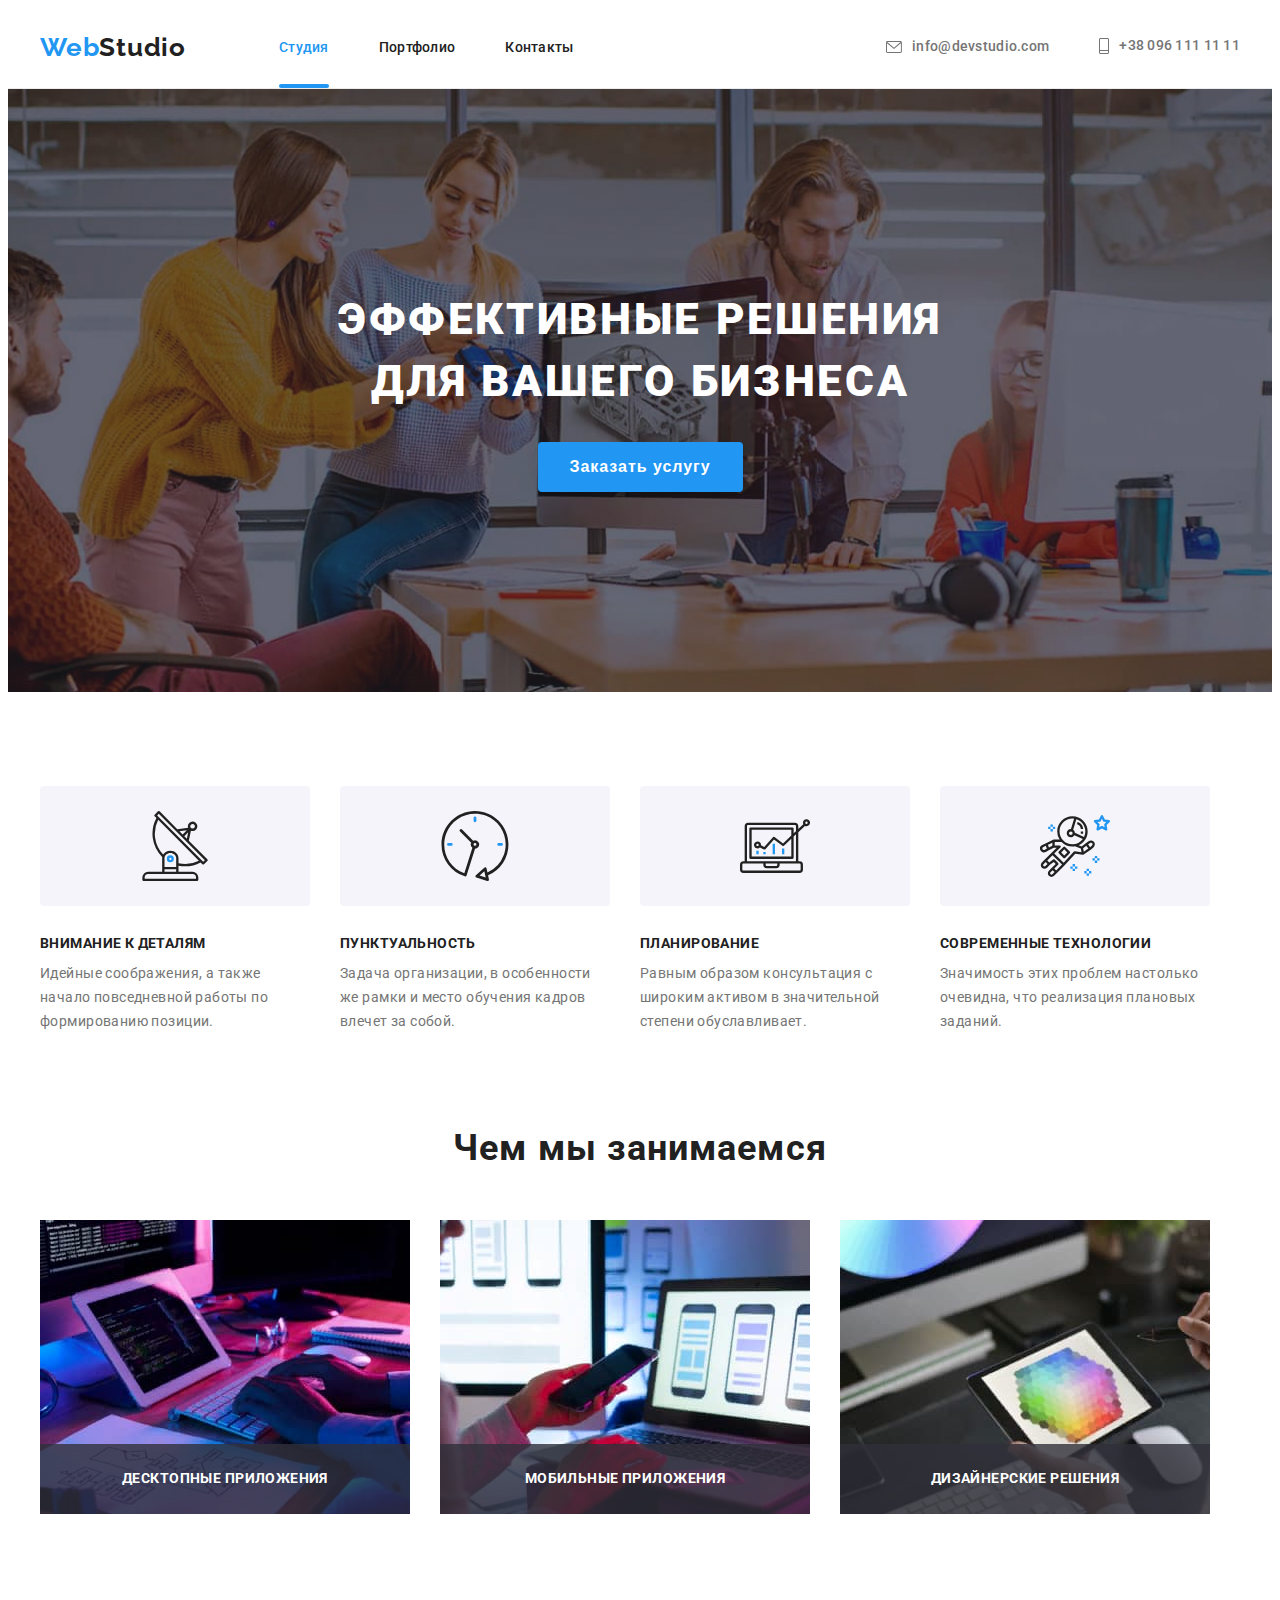
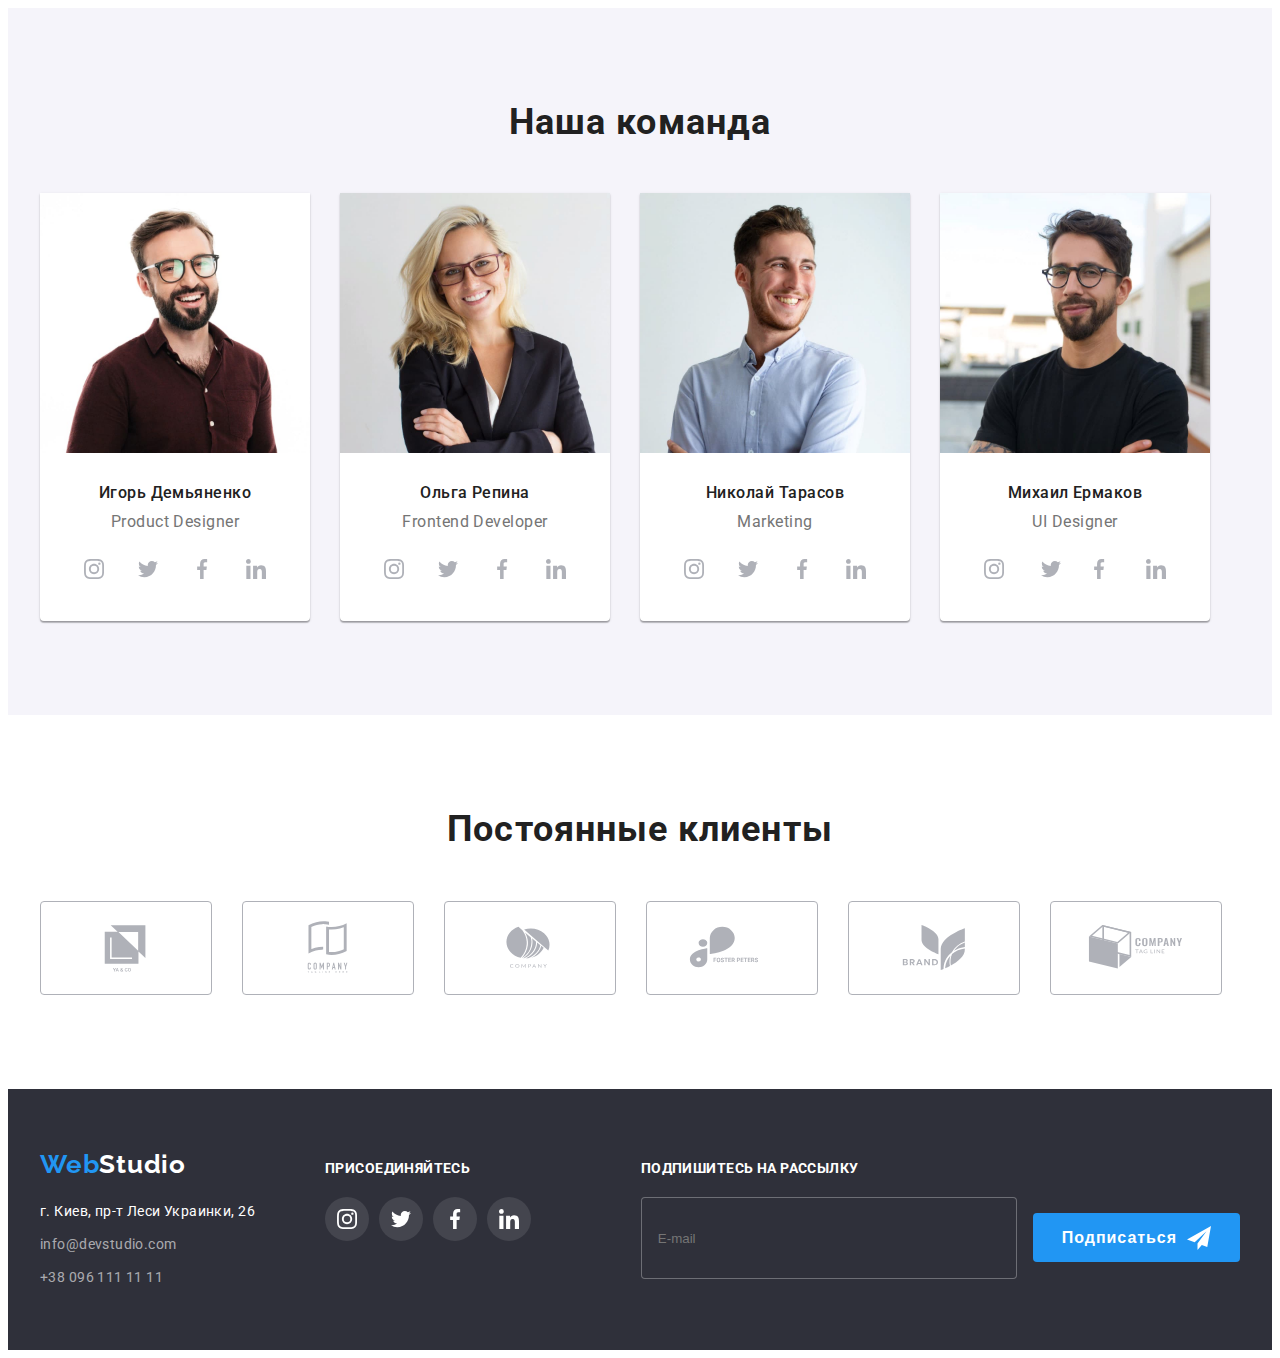
<file: index.html>
<!DOCTYPE html>
<html lang="ru">
  <head>
    <meta charset="UTF-8" />
    <meta http-equiv="X-UA-Compatible" content="IE=edge" />
    <meta name="viewport" content="width=device-width, initial-scale=1.0" />
    <title>my first work</title>
    <link rel="preconnect" href="https://fonts.googleapis.com" />
    <link rel="preconnect" href="https://fonts.gstatic.com" crossorigin />
    <link
      href="https://fonts.googleapis.com/css2?family=Raleway:wght@700&family=Roboto:wght@400;500;700;900&display=swap"
      rel="stylesheet"
    />
    <link
      rel="stylesheet"
      href="https://cdnjs.cloudflare.com/ajax/libs/modern-normalize/1.1.0/modern-normalize.min.css"
      integrity="sha512-wpPYUAdjBVSE4KJnH1VR1HeZfpl1ub8YT/NKx4PuQ5NmX2tKuGu6U/JRp5y+Y8XG2tV+wKQpNHVUX03MfMFn9Q=="
      crossorigin="anonymous"
      referrerpolicy="no-referrer"
    />
    <link rel="stylesheet" href="css/main.min.css" />
  </head>

  <body>
    <!--✌️Шапка Страницы🤞-->
    <header class="main-header">
      <div class="conteiner conteiner__header">
        <a href="" class="logo"><span class="logo__text">Web</span>Studio</a>
        <nav class="main-nav">
          <ul class="main-nav__list">
            <li class="main-nav__item">
              <a
                href="./index.html"
                class="main-nav__link main-nav__link--after"
                ><span class="main-nav__text">Студия</span></a
              >
            </li>
            <li class="main-nav__item">
              <a href="./portfolio.html" class="main-nav__link">Портфолио</a>
            </li>
            <li class="main-nav__item">
              <a href="" class="main-nav__link">Контакты</a>
            </li>
          </ul>
        </nav>
        <div class="contacs-block">
          <ul class="contacs__list">
            <li class="contacs__item">
              <a href="mailto:info@devstudio.com" class="contacts__link">
                <svg width="16" height="12" class="contacts__icon">
                  <use
                    href="./images/symbol-defs.svg#icon-envelope-hover"
                  ></use>
                </svg>
                info@devstudio.com</a
              >
            </li>
            <li class="contacs__item">
              <a href="tell:+380961111111" class="contacts__link"
                ><svg width="10" height="16" class="contacts__icon">
                  <use href="./images/symbol-defs.svg#icon-Vector"></use></svg
                >+38 096 111 11 11</a
              >
            </li>
          </ul>
        </div>
      </div>
    </header>
    <main>
      <!--✌️Герой Страницы🤞-->
      <section class="section-hero">
        <div class="conteiner">
          <h1 class="section-hero__title">
            Эффективные решения для вашего бизнеса
          </h1>
          <button type="button" class="section-hero__button" data-modal-open>
            Заказать услугу
          </button>
        </div>
        <!--✌️MODAL Страницы🤞-->
        <div class="backdrop is-hidden" data-modal>
          <div class="modal">
            <button class="modal__button" data-modal-close>
              <svg width="18" height="18" class="modal__icon">
                <use href="./images/symbol-defs.svg#icon-close-black"></use>
              </svg>
            </button>
            <!--✌️MODAL FORM Страницы🤞-->
            <form class="form">
              <p class="form__title">Оставьте свои данные, мы вам перезвоним</p>
              <div class="form__group">
                <label for="use-name" class="form__label">Имя</label>
                <input
                  type="text"
                  name="use-name"
                  id="use-name"
                  class="form__input"
                />
                <svg width="18" height="18" class="form__icon">
                  <use href="./images/symbol-defs.svg#icon-person-black"></use>
                </svg>
              </div>
              <div class="form__group">
                <label for="telephone" class="form__label">Телефон</label>
                <input
                  type="tel"
                  name="telephone"
                  id="telephone"
                  class="form__input"
                />
                <svg width="18" height="18" class="form__icon">
                  <use href="./images/symbol-defs.svg#icon-phone-black"></use>
                </svg>
              </div>
              <div class="form__group">
                <label for="use-email" class="form__label">Почта</label>
                <input
                  type="email"
                  name="use-email"
                  id="use-email"
                  class="form__input"
                />
                <svg width="18" height="18" class="form__icon">
                  <use href="./images/symbol-defs.svg#icon-email-black"></use>
                </svg>
              </div>
              <div class="form__textarea">
                <label for="coments" class="form__label">Комментарий</label>
                <textarea
                  name="coments"
                  id="coments"
                  rows="10"
                  class="form__text"
                  placeholder="Введите текст"
                ></textarea>
              </div>
              <div class="form__check-box">
                <label class="form__text-egree">
                  <input type="checkbox" name="agree" class="form__chekbox" />
                  <span class="form__icon-block"></span>
                  <span>
                    Соглашаюсь с рассылкой и принимаю
                    <a href="" class="form__link">Условия договора</a>
                  </span>
                </label>
              </div>
              <button type="submit" class="form__button">Отправить</button>
            </form>
          </div>
        </div>
      </section>
      <!--✌️Характеристики Страницы🤞-->
      <section class="Specifications">
        <div class="conteiner">
          <h2 class="Specifications__is-hidden">спецификация</h2>
          <ul class="Specifications__list">
            <li class="Specifications__item">
              <div class="Specifications__icon">
                <svg width="70" height="70">
                  <use href="./images/symbol-defs.svg#icon-antenna-1"></use>
                </svg>
              </div>
              <h3 class="Specifications__title">Внимание к деталям</h3>
              <p class="Specifications__text">
                Идейные соображения, а также начало повседневной работы по
                формированию позиции.
              </p>
            </li>
            <li class="Specifications__item">
              <div class="Specifications__icon">
                <svg width="70" height="70">
                  <use href="./images/symbol-defs.svg#icon-clock-1"></use>
                </svg>
              </div>
              <h3 class="Specifications__title">Пунктуальность</h3>
              <p class="Specifications__text">
                Задача организации, в особенности же рамки и место обучения
                кадров влечет за собой.
              </p>
            </li>
            <li class="Specifications__item">
              <div class="Specifications__icon">
                <svg width="70" height="70">
                  <use href="./images/symbol-defs.svg#icon-diagram-1"></use>
                </svg>
              </div>
              <h3 class="Specifications__title">Планирование</h3>
              <p class="Specifications__text">
                Равным образом консультация с широким активом в значительной
                степени обуславливает.
              </p>
            </li>
            <li class="Specifications__item">
              <div class="Specifications__icon">
                <svg width="70" height="70">
                  <use href="./images/symbol-defs.svg#icon-astronaut-1"></use>
                </svg>
              </div>
              <h3 class="Specifications__title">Современные технологии</h3>
              <p class="Specifications__text">
                Значимость этих проблем настолько очевидна, что реализация
                плановых заданий.
              </p>
            </li>
          </ul>
        </div>
      </section>
      <!--✌️Страница Занятье🤞-->
      <section class="occupation">
        <div class="conteiner">
          <h2 class="occupation__title">Чем мы занимаемся</h2>
          <ul class="occupation__list">
            <li class="occupation__item">
              <div class="occupation__img-block">
                <img
                  src="images/planshetpalci.jpg"
                  alt="planshetpalci"
                  width="370"
                />
                <div class="occupation__img-title">
                  <p class="occupation__img-text">Десктопные приложения</p>
                </div>
              </div>
            </li>
            <li class="occupation__item">
              <div class="occupation__img-block">
                <img src="images/iphonenout.jpg" alt="iphonenout" width="370" />
                <div class="occupation__img-title">
                  <p class="occupation__img-text">Мобильные приложения</p>
                </div>
              </div>
            </li>
            <li class="occupation__item">
              <div class="occupation__img-block">
                <img src="images/planshet.jpg" alt="planshet" width="370" />
                <div class="occupation__img-title">
                  <p class="occupation__img-text">Дизайнерские решения</p>
                </div>
              </div>
            </li>
          </ul>
        </div>
      </section>
      <!--✌️Страница КОМАНДЫ🤞-->
      <section class="team">
        <div class="conteiner">
          <h2 class="team__title">Наша команда</h2>
          <ul class="team__list">
            <li class="team__item">
              <img src="images/igor.jpg" alt="photo igor" width="270" />
              <div class="team__person">
                <h3 class="team__person-name">Игорь Демьяненко</h3>
                <p class="team__person-profession">Product Designer</p>
                <ul class="team__list team__list--list">
                  <li class="team__block">
                    <a href="" class="team__link">
                      <svg width="20" height="20" class="team__icon">
                        <use
                          href="./images/symbol-defs.svg#icon-instagram-2"
                        ></use>
                      </svg>
                    </a>
                  </li>
                  <li class="team__block">
                    <a href="" class="team__link">
                      <svg width="20" height="20" class="team__icon">
                        <use
                          href="./images/symbol-defs.svg#icon-twitter-1"
                        ></use>
                      </svg>
                    </a>
                  </li>
                  <li class="team__block">
                    <a href="" class="team__link">
                      <svg width="20" height="20" class="team__icon">
                        <use
                          href="./images/symbol-defs.svg#icon-facebook-1"
                        ></use>
                      </svg>
                    </a>
                  </li>
                  <li class="team__block">
                    <a href="" class="team__link">
                      <svg width="20" height="20" class="team__icon">
                        <use
                          href="./images/symbol-defs.svg#icon-linkedin-1"
                        ></use>
                      </svg>
                    </a>
                  </li>
                </ul>
              </div>
            </li>
            <li class="team__item">
              <img src="images/olga.jpg" alt="photo olga" width="270" />
              <div class="team__person">
                <h3 class="team__person-name">Ольга Репина</h3>
                <p class="team__person-profession">Frontend Developer</p>
                <ul class="team__list team__list--list">
                  <li class="team__block">
                    <a href="" class="team__link">
                      <svg width="20" height="20" class="team__icon">
                        <use
                          href="./images/symbol-defs.svg#icon-instagram-2"
                        ></use>
                      </svg>
                    </a>
                  </li>
                  <li class="team__block">
                    <a href="" class="team__link">
                      <svg width="20" height="20" class="team__icon">
                        <use
                          href="./images/symbol-defs.svg#icon-twitter-1"
                        ></use>
                      </svg>
                    </a>
                  </li>
                  <li class="team__block">
                    <a href="" class="team__link">
                      <svg width="20" height="20" class="team__icon">
                        <use
                          href="./images/symbol-defs.svg#icon-facebook-1"
                        ></use>
                      </svg>
                    </a>
                  </li>
                  <li class="team__block">
                    <a href="" class="team__link">
                      <svg width="20" height="20" class="team__icon">
                        <use
                          href="./images/symbol-defs.svg#icon-linkedin-1"
                        ></use>
                      </svg>
                    </a>
                  </li>
                </ul>
              </div>
            </li>
            <li class="team__item">
              <img src="images/nikolai.jpg" alt="photo nikolai" width="270" />
              <div class="team__person">
                <h3 class="team__person-name">Николай Тарасов</h3>
                <p class="team__person-profession">Marketing</p>
                <ul class="team__list team__list--list">
                  <li class="team__block">
                    <a href="" class="team__link">
                      <svg width="20" height="20" class="team__icon">
                        <use
                          href="./images/symbol-defs.svg#icon-instagram-2"
                        ></use>
                      </svg>
                    </a>
                  </li>
                  <li class="team__block">
                    <a href="" class="team__link">
                      <svg width="20" height="20" class="team__icon">
                        <use
                          href="./images/symbol-defs.svg#icon-twitter-1"
                        ></use>
                      </svg>
                    </a>
                  </li>
                  <li class="team__block">
                    <a href="" class="team__link">
                      <svg width="20" height="20" class="team__icon">
                        <use
                          href="./images/symbol-defs.svg#icon-facebook-1"
                        ></use>
                      </svg>
                    </a>
                  </li>
                  <li class="team__block">
                    <a href="" class="team__link">
                      <svg width="20" height="20" class="team__icon">
                        <use
                          href="./images/symbol-defs.svg#icon-linkedin-1"
                        ></use>
                      </svg>
                    </a>
                  </li>
                </ul>
              </div>
            </li>
            <li class="team__item">
              <img src="images/mixail.jpg" alt="photo mixail" width="270" />
              <div class="team__person">
                <h3 class="team__person-name">Михаил Ермаков</h3>
                <p class="team__person-profession">UI Designer</p>
                <ul class="team__list team__list--list">
                  <li class="team__block">
                    <a href="" class="team__link">
                      <svg width="20" height="20" class="team__icon">
                        <use
                          href="./images/symbol-defs.svg#icon-instagram-2"
                        ></use>
                      </svg>
                    </a>
                  </li>
                  <li class="team_block">
                    <a href="" class="team__link">
                      <svg width="20" height="20" class="team__icon">
                        <use
                          href="./images/symbol-defs.svg#icon-twitter-1"
                        ></use>
                      </svg>
                    </a>
                  </li>
                  <li class="team__block">
                    <a href="" class="team__link">
                      <svg width="20" height="20" class="team__icon">
                        <use
                          href="./images/symbol-defs.svg#icon-facebook-1"
                        ></use>
                      </svg>
                    </a>
                  </li>
                  <li class="team__block">
                    <a href="" class="team__link">
                      <svg width="20" height="20" class="team__icon">
                        <use
                          href="./images/symbol-defs.svg#icon-linkedin-1"
                        ></use>
                      </svg>
                    </a>
                  </li>
                </ul>
              </div>
            </li>
          </ul>
        </div>
      </section>
      <!--✌️страница КЛИЕНТЫ🤞-->
      <section class="customers">
        <div class="conteiner">
          <h2 class="customers__title">Постоянные клиенты</h2>
          <ul class="customers__list">
            <li class="customers__item">
              <a href="" class="customers__link"
                ><svg width="106" height="60" class="customers__icon">
                  <use href="./images/symbol-defs.svg#icon-yaco"></use></svg
              ></a>
            </li>
            <li class="customers__item">
              <a href="" class="customers__link"
                ><svg width="106" height="60" class="customers__icon">
                  <use href="./images/symbol-defs.svg#icon-company"></use></svg
              ></a>
            </li>
            <li class="customers__item">
              <a href="" class="customers__link"
                ><svg width="106" height="60" class="customers__icon">
                  <use
                    href="./images/symbol-defs.svg#icon-companykrug"
                  ></use></svg
              ></a>
            </li>
            <li class="customers__item">
              <a href="" class="customers__link"
                ><svg width="106" height="60" class="customers__icon">
                  <use href="./images/symbol-defs.svg#icon-foster"></use></svg
              ></a>
            </li>
            <li class="customers__item">
              <a href="" class="customers__link"
                ><svg width="106" height="60" class="customers__icon">
                  <use href="./images/symbol-defs.svg#icon-brand"></use></svg
              ></a>
            </li>
            <li class="customers__item">
              <a href="" class="customers__link"
                ><svg width="106" height="60" class="customers__icon">
                  <use
                    href="./images/symbol-defs.svg#icon-companytag"
                  ></use></svg
              ></a>
            </li>
          </ul>
        </div>
      </section>
    </main>
    <!--✌️Нижняя часть страницы🤞-->
    <footer class="footer__page">
      <div class="conteiner conteiner__block">
        <div class="footer__block">
          <a href="" class="footer__logo">Web<span>Studio</span></a>
          <address>
            <p class="footer__text">г. Киев, пр-т Леси Украинки, 26</p>
            <ul>
              <li class="footer__item">
                <a href="mailto:info@devstudio.com" class="footer__link"
                  >info@devstudio.com</a
                >
              </li>
              <li class="footer__item">
                <a href="tell:+380961111111" class="footer__link"
                  >+38 096 111 11 11</a
                >
              </li>
            </ul>
          </address>
        </div>
        <div>
          <p class="footer__title">присоединяйтесь</p>
          <ul class="footer-icon__list">
            <li class="footer-icon__item">
              <a href="" class="footer-icon__link">
                <svg width="20" height="20" class="footer-icon__icon">
                  <use href="./images/symbol-defs.svg#icon-instagram-2"></use>
                </svg>
              </a>
            </li>
            <li class="footer-icon__item">
              <a href="" class="footer-icon__link">
                <svg width="20" height="20" class="footer-icon__icon">
                  <use href="./images/symbol-defs.svg#icon-twitter-1"></use>
                </svg>
              </a>
            </li>
            <li class="footer-icon__item">
              <a href="" class="footer-icon__link">
                <svg width="20" height="20" class="footer-icon__icon">
                  <use href="./images/symbol-defs.svg#icon-facebook-1"></use>
                </svg>
              </a>
            </li>
            <li class="footer-icon__item">
              <a href="" class="footer-icon__link">
                <svg width="20" height="20" class="footer-icon__icon">
                  <use href="./images/symbol-defs.svg#icon-linkedin-1"></use>
                </svg>
              </a>
            </li>
          </ul>
        </div>
        <form class="slogan">
          <p class="slogan__title">Подпишитесь на рассылку</p>
          <input
            type="email"
            class="slogan__input"
            placeholder="E-mail"
            name="E-mail"
          />
          <button type="submit" class="slogan__btn">
            Подписаться
            <svg width="24" height="24" class="slogan__icon">
              <use href="./images/symbol-defs.svg#icon-icon-send"></use>
            </svg>
          </button>
        </form>
      </div>
    </footer>
    <script src="./js/modal.js"></script>
  </body>
</html>
</file>
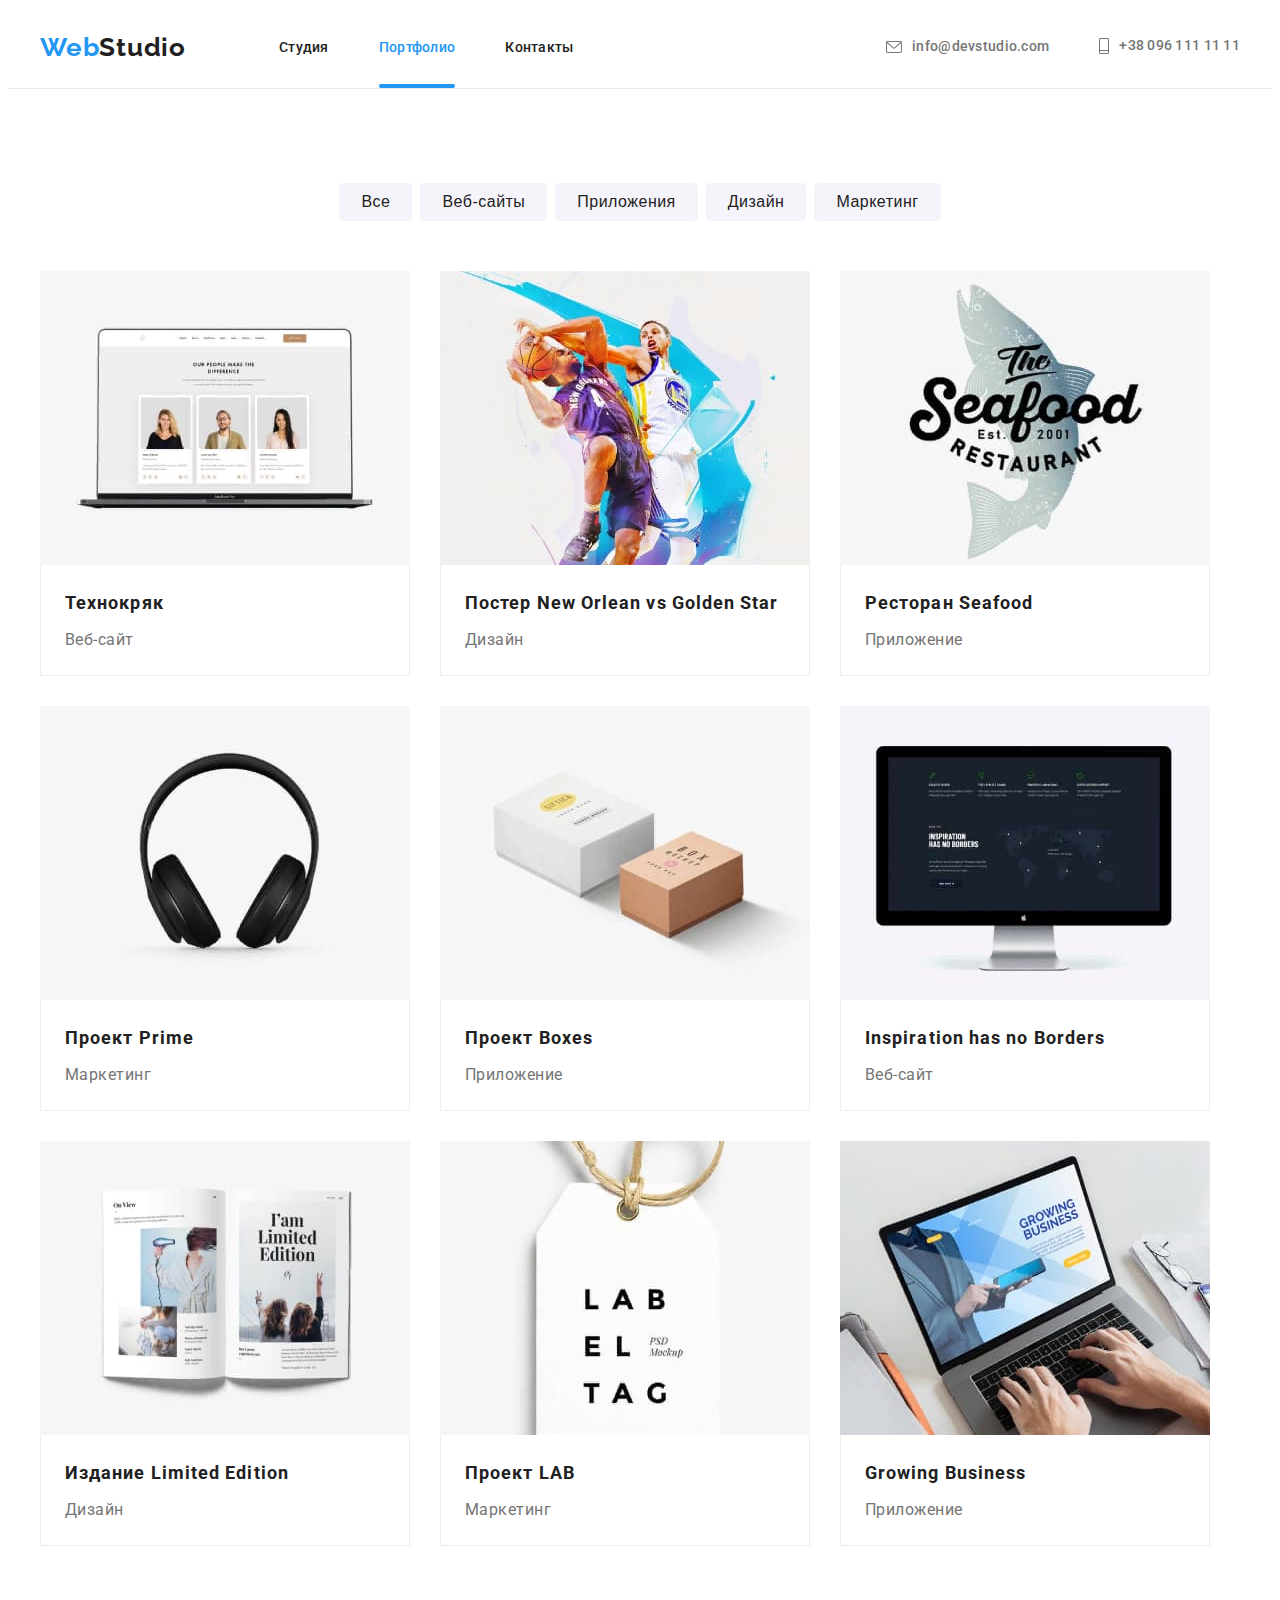
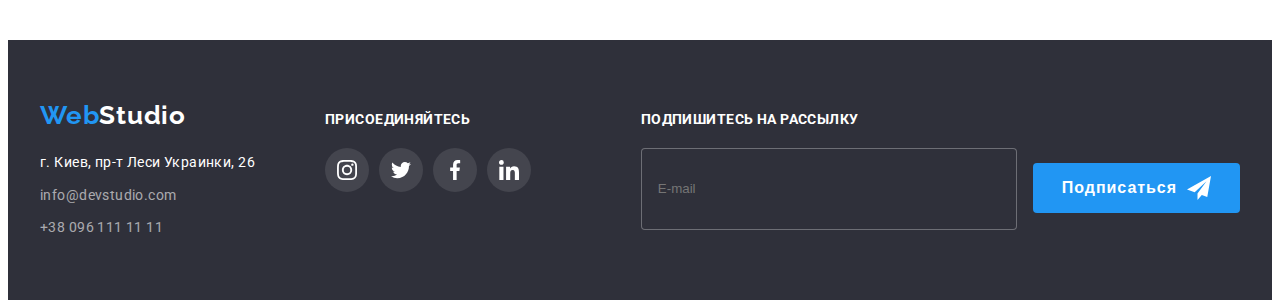
<file: portfolio.html>
<!DOCTYPE html>
<html lang="ru">
  <head>
    <meta charset="UTF-8" />
    <meta http-equiv="X-UA-Compatible" content="IE=edge" />
    <meta name="viewport" content="width=device-width, initial-scale=1.0" />
    <title>Портфолио</title>
    <link rel="preconnect" href="https://fonts.googleapis.com" />
    <link rel="preconnect" href="https://fonts.gstatic.com" crossorigin />
    <link
      href="https://fonts.googleapis.com/css2?family=Raleway:wght@700&family=Roboto:wght@400;500;700;900&display=swap"
      rel="stylesheet"
    />
    <link
      rel="stylesheet"
      href="https://cdnjs.cloudflare.com/ajax/libs/modern-normalize/1.1.0/modern-normalize.min.css"
      integrity="sha512-wpPYUAdjBVSE4KJnH1VR1HeZfpl1ub8YT/NKx4PuQ5NmX2tKuGu6U/JRp5y+Y8XG2tV+wKQpNHVUX03MfMFn9Q=="
      crossorigin="anonymous"
      referrerpolicy="no-referrer"
    />

    <link rel="stylesheet" href="css/main.min.css" />
  </head>
  <body>
    <!--✌️Шапка Страницы🤞-->
    <header class="main-header">
      <div class="conteiner conteiner__header">
        <a href="" class="logo"><span class="logo__text">Web</span>Studio</a>
        <nav class="main-nav">
          <ul class="main-nav__list">
            <li class="main-nav__item">
              <a href="./index.html" class="main-nav__link">Студия</a>
            </li>
            <li class="main-nav__item">
              <a
                href="./portfolio.html"
                class="main-nav__link main-nav__link--after"
                ><span class="main-nav__text">Портфолио</span></a
              >
            </li>
            <li class="main-nav__item">
              <a href="" class="main-nav__link">Контакты</a>
            </li>
          </ul>
        </nav>

        <div class="contacs-block">
          <ul class="contacs__list">
            <li class="contacs__item">
              <a href="mailto:info@devstudio.com" class="contacts__link">
                <svg width="16" height="12" class="contacts__icon">
                  <use
                    href="./images/symbol-defs.svg#icon-envelope-hover"
                  ></use>
                </svg>
                info@devstudio.com</a
              >
            </li>
            <li class="contacs__item">
              <a href="tell:+380961111111" class="contacts__link"
                ><svg width="10" height="16" class="contacts__icon">
                  <use href="./images/symbol-defs.svg#icon-Vector"></use></svg
                >+38 096 111 11 11</a
              >
            </li>
          </ul>
        </div>
      </div>
    </header>
    <main>
      <!--✌️Кнопки Страницы🤞-->
      <section class="products">
        <div class="conteiner">
          <h1 class="products__is-hidden">buttons</h1>
          <ul class="products__list">
            <li class="products__item">
              <button type="button" class="products__buttons">Все</button>
            </li>
            <li class="products__item">
              <button type="button" class="products__buttons">Веб-сайты</button>
            </li>
            <li class="products__item">
              <button type="button" class="products__buttons">
                Приложения
              </button>
            </li>
            <li class="products__item">
              <button type="button" class="products__buttons">Дизайн</button>
            </li>
            <li class="products__item">
              <button type="button" class="products__buttons">Маркетинг</button>
            </li>
          </ul>
          <!--✌️ПЕРЕЧЕНЬ продукта Страницы🤞-->

          <ul class="cards">
            <li class="cards__item">
              <a href="" class="cards__link">
                <div class="cards__block">
                  <img
                    src="./images/img/noutbuk.jpg"
                    alt="noutbuk"
                    width="370"
                  />
                  <div class="cards__hover">
                    <p class="cards__text">
                      Технокряк это современная площадка распространения
                      коронавируса. Компании используют эту платформу для
                      цифрового шпионажа и атак на защищённые сервера
                      конкурентов.
                    </p>
                  </div>
                </div>
                <div class="product">
                  <h2 class="product__name">Технокряк</h2>
                  <p class="product__text">Веб-сайт</p>
                </div>
              </a>
            </li>
            <li class="cards__item">
              <a href="" class="cards__link">
                <div class="cards__block">
                  <img
                    src="./images/img/basketbol.jpg"
                    alt="basketbol"
                    width="370"
                  />
                  <div class="cards__hover">
                    <p class="cards__text">
                      Технокряк это современная площадка распространения
                      коронавируса. Компании используют эту платформу для
                      цифрового шпионажа и атак на защищённые сервера
                      конкурентов.
                    </p>
                  </div>
                </div>
                <div class="product">
                  <h2 class="product__name">
                    Постер New Orlean vs Golden Star
                  </h2>
                  <p class="product__text">Дизайн</p>
                </div>
              </a>
            </li>
            <li class="cards__item">
              <a href="" class="cards__link">
                <div class="cards__block">
                  <img
                    src="./images/img/restoran.jpg"
                    alt="restoran"
                    width="370"
                  />
                  <div class="cards__hover">
                    <p class="cards__text">
                      Технокряк это современная площадка распространения
                      коронавируса. Компании используют эту платформу для
                      цифрового шпионажа и атак на защищённые сервера
                      конкурентов.
                    </p>
                  </div>
                </div>
                <div class="product">
                  <h2 class="product__name">Ресторан Seafood</h2>
                  <p class="product__text">Приложение</p>
                </div>
              </a>
            </li>
            <li class="cards__item">
              <a href="" class="cards__link">
                <div class="cards__block">
                  <img
                    src="./images/img/naushniki.jpg"
                    alt="naushniki"
                    width="370"
                  />
                  <div class="cards__hover">
                    <p class="cards__text">
                      Технокряк это современная площадка распространения
                      коронавируса. Компании используют эту платформу для
                      цифрового шпионажа и атак на защищённые сервера
                      конкурентов.
                    </p>
                  </div>
                </div>
                <div class="product">
                  <h2 class="product__name">Проект Prime</h2>
                  <p class="product__text">Маркетинг</p>
                </div>
              </a>
            </li>
            <li class="cards__item">
              <a href="" class="cards__link">
                <div class="cards__block">
                  <img
                    src="./images/img/korobki.jpg"
                    alt="korobki"
                    width="370"
                  />
                  <div class="cards__hover">
                    <p class="cards__text">
                      Технокряк это современная площадка распространения
                      коронавируса. Компании используют эту платформу для
                      цифрового шпионажа и атак на защищённые сервера
                      конкурентов.
                    </p>
                  </div>
                </div>
                <div class="product">
                  <h2 class="product__name">Проект Boxes</h2>
                  <p class="product__text">Приложение</p>
                </div>
              </a>
            </li>
            <li class="cards__item">
              <a href="" class="cards__link">
                <div class="cards__block">
                  <img
                    src="./images/img/monitor.jpg"
                    alt="monitor"
                    width="370"
                  />
                  <div class="cards__hover">
                    <p class="cards__text">
                      Технокряк это современная площадка распространения
                      коронавируса. Компании используют эту платформу для
                      цифрового шпионажа и атак на защищённые сервера
                      конкурентов.
                    </p>
                  </div>
                </div>
                <div class="product">
                  <h2 class="product__name">Inspiration has no Borders</h2>
                  <p class="product__text">Веб-сайт</p>
                </div>
              </a>
            </li>
            <li class="cards__item">
              <a href="" class="cards__link">
                <div class="cards__block">
                  <img src="./images/img/gazeta.jpg" alt="gazeta" width="370" />
                  <div class="cards__hover">
                    <p class="cards__text">
                      Технокряк это современная площадка распространения
                      коронавируса. Компании используют эту платформу для
                      цифрового шпионажа и атак на защищённые сервера
                      конкурентов.
                    </p>
                  </div>
                </div>
                <div class="product">
                  <h2 class="product__name">Издание Limited Edition</h2>
                  <p class="product__text">Дизайн</p>
                </div>
              </a>
            </li>
            <li class="cards__item">
              <a href="" class="cards__link">
                <div class="cards__block">
                  <img src="./images/img/birka.jpg" alt="birka" width="370" />
                  <div class="cards__hover">
                    <p class="cards__text">
                      Технокряк это современная площадка распространения
                      коронавируса. Компании используют эту платформу для
                      цифрового шпионажа и атак на защищённые сервера
                      конкурентов.
                    </p>
                  </div>
                </div>
                <div class="product">
                  <h2 class="product__name">Проект LAB</h2>
                  <p class="product__text">Маркетинг</p>
                </div>
              </a>
            </li>
            <li class="cards__item">
              <a href="" class="cards__link">
                <div class="cards__block">
                  <img
                    src="./images/img/noutbukruki.jpg"
                    alt="noutbukruki"
                    width="370"
                  />
                  <div class="cards__hover">
                    <p class="cards__text">
                      Технокряк это современная площадка распространения
                      коронавируса. Компании используют эту платформу для
                      цифрового шпионажа и атак на защищённые сервера
                      конкурентов.
                    </p>
                  </div>
                </div>
                <div class="product">
                  <h2 class="product__name">Growing Business</h2>
                  <p class="product__text">Приложение</p>
                </div>
              </a>
            </li>
          </ul>
        </div>
      </section>
    </main>
    <!--✌️Нижняя часть страницы🤞-->
    <footer class="footer__page">
      <div class="conteiner conteiner__block">
        <div class="footer__block">
          <a href="" class="footer__logo">Web<span>Studio</span></a>
          <address>
            <p class="footer__text">г. Киев, пр-т Леси Украинки, 26</p>
            <ul>
              <li class="footer__item">
                <a href="mailto:info@devstudio.com" class="footer__link"
                  >info@devstudio.com</a
                >
              </li>
              <li class="footer__item">
                <a href="tell:+380961111111" class="footer__link"
                  >+38 096 111 11 11</a
                >
              </li>
            </ul>
          </address>
        </div>
        <div>
          <p class="footer__title">присоединяйтесь</p>
          <ul class="footer-icon__list">
            <li class="footer-icon__item">
              <a href="" class="footer-icon__link">
                <svg width="20" height="20" class="footer-icon__icon">
                  <use href="./images/symbol-defs.svg#icon-instagram-2"></use>
                </svg>
              </a>
            </li>
            <li class="footer-icon__item">
              <a href="" class="footer-icon__link">
                <svg width="20" height="20" class="footer-icon__icon">
                  <use href="./images/symbol-defs.svg#icon-twitter-1"></use>
                </svg>
              </a>
            </li>
            <li class="footer-icon__item">
              <a href="" class="footer-icon__link">
                <svg width="20" height="20" class="footer-icon__icon">
                  <use href="./images/symbol-defs.svg#icon-facebook-1"></use>
                </svg>
              </a>
            </li>
            <li class="footer-icon__item">
              <a href="" class="footer-icon__link">
                <svg width="20" height="20" class="footer-icon__icon">
                  <use href="./images/symbol-defs.svg#icon-linkedin-1"></use>
                </svg>
              </a>
            </li>
          </ul>
        </div>
        <form class="slogan">
          <p class="slogan__title">Подпишитесь на рассылку</p>
          <input
            type="email"
            class="slogan__input"
            placeholder="E-mail"
            name="E-mail"
          />
          <button type="submit" class="slogan__btn">
            Подписаться
            <svg width="24" height="24" class="slogan__icon">
              <use href="./images/symbol-defs.svg#icon-icon-send"></use>
            </svg>
          </button>
        </form>
      </div>
    </footer>
    <script src="./js/modal.js"></script>
  </body>
</html>
</file>
<file: css/main.min.css>
body{font-family:"Roboto", sans-serif;color:#757575;background-color:#fff}a{text-decoration:none}h2,h3{color:#212121}h1,h2,h3,h4,h5,h6,p,ul{margin:0}ul{list-style:none;padding:0}img{display:block}.conteiner{width:1200px;margin-left:auto;margin-right:auto;padding-left:15px;padding-right:15px}.main-header{border-bottom:1px solid #ececec}.conteiner__header{display:-webkit-box;display:-ms-flexbox;display:flex;-webkit-box-align:center;-ms-flex-align:center;align-items:center}.logo{font-style:normal;font-family:Raleway;font-weight:700;font-size:26px;line-height:1.2;letter-spacing:0.03em;color:#212121;margin-right:93px}.logo__text{color:#2196f3}.main-nav{-webkit-box-align:center;-ms-flex-align:center;align-items:center}.main-nav__item:not(:last-child){margin-right:50px}.main-nav__list{display:-webkit-box;display:-ms-flexbox;display:flex}.main-nav__link{position:relative;padding-bottom:32px;padding-top:32px;display:inline-block;font-style:normal;font-weight:500;font-size:14px;line-height:1.14;letter-spacing:0.02em;color:#212121;-webkit-transition:color 250ms cubic-bezier(0.4, 0, 0.2, 1);transition:color 250ms cubic-bezier(0.4, 0, 0.2, 1)}.main-nav__link:hover,.main-nav__link:focus{color:#2196f3}.main-nav__link--after:after{content:"";position:absolute;bottom:0;left:0;width:100%;height:4px;border-radius:2px;background-color:#2196f3}.main-nav__text{color:#2196f3}.contacs-block{margin-left:auto}.contacs__list{display:-webkit-box;display:-ms-flexbox;display:flex}.contacs__item:not(:last-child){margin-right:50px}.contacts__link{-webkit-box-align:center;-ms-flex-align:center;align-items:center;display:-webkit-inline-box;display:-ms-inline-flexbox;display:inline-flex;font-style:normal;font-weight:500;font-size:14px;line-height:1.14;letter-spacing:0.02em;color:#757575;fill:#757575;-webkit-transition:color 250ms cubic-bezier(0.4, 0, 0.2, 1),fill 250ms cubic-bezier(0.4, 0, 0.2, 1);transition:color 250ms cubic-bezier(0.4, 0, 0.2, 1),fill 250ms cubic-bezier(0.4, 0, 0.2, 1)}.contacts__link:hover,.contacts__link:focus{color:#2196f3;fill:#2196f3}.contacts__icon{margin-right:10px}.section-hero{position:relative;max-width:1600px;margin-left:auto;margin-right:auto;background-position:center;background-repeat:no-repeat;background-size:cover;background-image:-webkit-gradient(linear, left top, right top, from(rgba(47,48,58,0.4)), to(rgba(47,48,58,0.4))),url(../images/sobranie.jpg);background-image:linear-gradient(to right, rgba(47,48,58,0.4), rgba(47,48,58,0.4)),url(../images/sobranie.jpg);padding-top:200px;padding-bottom:200px;text-align:center;background-color:#2f303a}.section-hero__title{width:696px;font-style:normal;font-weight:900;font-size:44px;line-height:1.4;text-align:center;letter-spacing:0.06em;text-transform:uppercase;color:#fff;margin-bottom:30px;margin-left:auto;margin-right:auto}.section-hero__button{display:inline-block;-webkit-box-shadow:0px 4px 4px rgba(0,0,0,0.15);box-shadow:0px 4px 4px rgba(0,0,0,0.15);border-radius:4px;border-style:none;background-color:#2196f3;font-weight:700;font-size:16px;line-height:1.87;-webkit-box-align:center;-ms-flex-align:center;align-items:center;text-align:center;letter-spacing:0.06em;padding:10px 32px;color:#fff;cursor:pointer}.section-hero__button:hover,.section-hero__button:focus{background-color:#188ce8}.backdrop{position:fixed;top:0;left:0;width:100%;height:100%;background:rgba(0,0,0,0.2);z-index:1;opacity:1;-webkit-transition:opacity 250ms cubic-bezier(0.4, 0, 0.2, 1);transition:opacity 250ms cubic-bezier(0.4, 0, 0.2, 1)}.backdrop.is-hidden{opacity:0;pointer-events:none}.modal{position:absolute;top:50%;left:50%;-webkit-transform:translate(-50%, -50%);transform:translate(-50%, -50%);width:528px;height:581px;background:#fff;-webkit-box-shadow:0px 1px 3px rgba(0,0,0,0.12),0px 1px 1px rgba(0,0,0,0.14),0px 2px 1px rgba(0,0,0,0.2);box-shadow:0px 1px 3px rgba(0,0,0,0.12),0px 1px 1px rgba(0,0,0,0.14),0px 2px 1px rgba(0,0,0,0.2);border-radius:4px}.modal__button{position:absolute;display:-webkit-inline-box;display:-ms-inline-flexbox;display:inline-flex;-webkit-box-pack:center;-ms-flex-pack:center;justify-content:center;-webkit-box-align:center;-ms-flex-align:center;align-items:center;top:0;right:0;width:30px;height:30px;border-radius:50%;margin-right:8px;margin-top:8px;background:#fff;border:1px solid rgba(0,0,0,0.1)}.modal__button:hover,.modal__button:focus{fill:#2196f3}.modal__icon{position:absolute;-webkit-transition:fill 250ms cubic-bezier(0.4, 0, 0.2, 1);transition:fill 250ms cubic-bezier(0.4, 0, 0.2, 1)}.form{padding:40px;margin-left:auto;margin-right:auto}.form__title{display:inline-block;margin-bottom:12px;font-weight:700;font-size:20px;line-height:1.15;text-align:center;letter-spacing:0.03em;color:#212121}.form__group{display:-webkit-box;display:-ms-flexbox;display:flex;-webkit-box-orient:vertical;-webkit-box-direction:normal;-ms-flex-direction:column;flex-direction:column;margin-bottom:10px;position:relative}.form__label{height:14px;width:25px;font-size:12px;line-height:1.16;letter-spacing:0.01em;color:#757575;margin-bottom:4px}.form__input{height:40px;border:1px solid rgba(33,33,33,0.2);border-radius:4px;padding:12px 0 12px 42px;-webkit-transition:border 250ms cubic-bezier(0.4, 0, 0.2, 1);transition:border 250ms cubic-bezier(0.4, 0, 0.2, 1)}.form__input:focus{outline:none;border:1px solid #2196f3}.form__icon{position:absolute;display:inline-block;top:70%;-webkit-transform:translateY(-70%);transform:translateY(-70%);left:15px;-webkit-transition:fill 250ms cubic-bezier(0.4, 0, 0.2, 1);transition:fill 250ms cubic-bezier(0.4, 0, 0.2, 1)}.form__input:focus+.form__icon{fill:#2196f3}.form__textarea{display:-webkit-box;display:-ms-flexbox;display:flex;-webkit-box-orient:vertical;-webkit-box-direction:normal;-ms-flex-direction:column;flex-direction:column;margin-bottom:20px}.form__text{resize:none;width:100%;height:120px;border:1px solid rgba(33,33,33,0.2);border-radius:4px;padding:12px 16px;-webkit-transition:border 250ms cubic-bezier(0.4, 0, 0.2, 1);transition:border 250ms cubic-bezier(0.4, 0, 0.2, 1)}.form__text:focus{outline:none;border:1px solid #2196f3}.form__text::-webkit-input-placeholder{font-size:14px;line-height:1.14;letter-spacing:0.01em;color:rgba(117,117,117,0.5)}.form__text:-ms-input-placeholder{font-size:14px;line-height:1.14;letter-spacing:0.01em;color:rgba(117,117,117,0.5)}.form__text::-ms-input-placeholder{font-size:14px;line-height:1.14;letter-spacing:0.01em;color:rgba(117,117,117,0.5)}.form__text::placeholder{font-size:14px;line-height:1.14;letter-spacing:0.01em;color:rgba(117,117,117,0.5)}.form__check-box{margin-bottom:30px}.form__text-egree{display:-webkit-inline-box;display:-ms-inline-flexbox;display:inline-flex;-webkit-box-align:center;-ms-flex-align:center;align-items:center;font-size:14px;line-height:1.71;letter-spacing:0.03em;color:#757575}.form__chekbox{position:absolute;width:1px;height:1px;margin:-1px;padding:0;overflow:hidden;border:0;clip:rect(0 0 0 0);text-align:center}.form__icon-block{display:inline-block;width:16px;height:15px;border:2px solid #212121;border-radius:2px;margin-right:7px}.form__chekbox:checked+.form__icon-block{border-color:#2196f3;background-color:#2196f3;background-image:url(../images/icon-check.svg);background-size:contain;background-origin:border-box}.form__link{text-decoration:underline;color:#2196f3}.form__button{display:inline-block;cursor:pointer;font-weight:700;font-size:16px;line-height:1.87;-webkit-box-align:center;-ms-flex-align:center;align-items:center;text-align:center;letter-spacing:0.06em;padding:10px 56px;border-radius:4px;border-style:none;color:#fff;background-color:#2196f3;-webkit-transition:background-color 250ms cubic-bezier(0.4, 0, 0.2, 1),-webkit-box-shadow 250ms cubic-bezier(0.4, 0, 0.2, 1);transition:background-color 250ms cubic-bezier(0.4, 0, 0.2, 1),-webkit-box-shadow 250ms cubic-bezier(0.4, 0, 0.2, 1);transition:background-color 250ms cubic-bezier(0.4, 0, 0.2, 1),box-shadow 250ms cubic-bezier(0.4, 0, 0.2, 1);transition:background-color 250ms cubic-bezier(0.4, 0, 0.2, 1),box-shadow 250ms cubic-bezier(0.4, 0, 0.2, 1),-webkit-box-shadow 250ms cubic-bezier(0.4, 0, 0.2, 1)}.form__button:hover,.form__button:focus{-webkit-box-shadow:0px 4px 4px rgba(0,0,0,0.15);box-shadow:0px 4px 4px rgba(0,0,0,0.15);background-color:#188ce8}.Specifications{padding-top:94px}.Specifications__is-hidden{position:absolute;width:1px;height:1px;margin:-1px;padding:0;overflow:hidden;border:0;clip:rect(0 0 0 0);text-align:center}.Specifications__list{display:-webkit-box;display:-ms-flexbox;display:flex}.Specifications__item{width:270px}.Specifications__item:not(:last-child){margin-right:30px}.Specifications__icon{display:-webkit-inline-box;display:-ms-inline-flexbox;display:inline-flex;-webkit-box-pack:center;-ms-flex-pack:center;justify-content:center;-webkit-box-align:center;-ms-flex-align:center;align-items:center;width:270px;height:120px;background-color:#f5f4fa;border-radius:4px;text-align:center;margin-bottom:30px}.Specifications__title{font-weight:700;font-size:14px;line-height:1.14;letter-spacing:0.03em;text-transform:uppercase;margin-bottom:10px}.Specifications__text{font-size:14px;line-height:1.71;letter-spacing:0.03em}.occupation{padding-top:94px;padding-bottom:94px}.occupation__title{font-weight:700;font-size:36px;line-height:1.16;text-align:center;letter-spacing:0.03em;margin-bottom:50px}.occupation__list{display:-webkit-box;display:-ms-flexbox;display:flex}.occupation__item:not(:last-child){margin-right:30px}.occupation__img-block{position:relative}.occupation__img-title{position:absolute;bottom:0;right:0;width:100%;background:rgba(47,48,58,0.8);padding-top:27px;padding-bottom:27px}.occupation__img-text{font-weight:700;font-size:14px;line-height:1.14;text-align:center;letter-spacing:0.03em;text-transform:uppercase;color:#fff}.team{background-color:#f5f4fa;padding-top:94px;padding-bottom:94px}.team__title{font-weight:700;font-size:36px;line-height:1.16;text-align:center;letter-spacing:0.03em;margin-bottom:50px}.team__list{display:-webkit-box;display:-ms-flexbox;display:flex}.team__list--list{display:-webkit-box;display:-ms-flexbox;display:flex;-webkit-box-pack:justify;-ms-flex-pack:justify;justify-content:space-between;-webkit-box-align:center;-ms-flex-align:center;align-items:center}.team__item{width:270px;-webkit-box-shadow:0px 1px 3px rgba(0,0,0,0.12),0px 1px 1px rgba(0,0,0,0.14),0px 2px 1px rgba(0,0,0,0.2);box-shadow:0px 1px 3px rgba(0,0,0,0.12),0px 1px 1px rgba(0,0,0,0.14),0px 2px 1px rgba(0,0,0,0.2);border-radius:0px 0px 4px 4px;background-color:#fff}.team__item:not(:last-child){margin-right:30px}.team__person{padding:30px 32px}.team__person-name{font-weight:500;font-size:16px;line-height:1.19;letter-spacing:0.03em;text-align:center;margin-bottom:10px;color:#212121}.team__person-profession{font-size:16px;line-height:1.19;letter-spacing:0.03em;text-align:center;margin-bottom:16px;color:#757575}.team__block:not(:last-child){margin-right:10px}.team__link{display:-webkit-inline-box;display:-ms-inline-flexbox;display:inline-flex;-webkit-box-pack:center;-ms-flex-pack:center;justify-content:center;-webkit-box-align:center;-ms-flex-align:center;align-items:center;width:44px;height:44px;border-radius:50%;-webkit-transition:background-color 250ms cubic-bezier(0.4, 0, 0.2, 1);transition:background-color 250ms cubic-bezier(0.4, 0, 0.2, 1)}.team__link:hover{background-color:#2196f3}.team__icon{fill:#afb1b8;-webkit-transition:fill 250ms cubic-bezier(0.4, 0, 0.2, 1);transition:fill 250ms cubic-bezier(0.4, 0, 0.2, 1)}.team__link:hover .team__icon{fill:#fff}.customers{padding-bottom:94px;padding-top:94px}.customers__title{font-weight:700;font-size:36px;line-height:1.16;text-align:center;letter-spacing:0.03em;margin-bottom:50px}.customers__list{display:-webkit-box;display:-ms-flexbox;display:flex}.customers__item{margin-right:30px}.customers__item:last-child{margin-right:0px}.customers__link{display:-webkit-inline-box;display:-ms-inline-flexbox;display:inline-flex;-webkit-box-pack:center;-ms-flex-pack:center;justify-content:center;-webkit-box-align:center;-ms-flex-align:center;align-items:center;width:170px;height:92px;border-radius:4px;border:1px solid #afb1b8;outline:none;-webkit-transition:border-color 250ms cubic-bezier(0.4, 0, 0.2, 1);transition:border-color 250ms cubic-bezier(0.4, 0, 0.2, 1)}.customers__link:hover{border-color:#2196f3}.customers__icon{fill:#afb1b8;-webkit-transition:fill 250ms cubic-bezier(0.4, 0, 0.2, 1);transition:fill 250ms cubic-bezier(0.4, 0, 0.2, 1)}.customers__link:hover .customers__icon{fill:#2196f3;border-color:#2196f3}.footer__page{padding-top:60px;padding-bottom:60px;background-color:#2f303a}.conteiner__block{display:-webkit-box;display:-ms-flexbox;display:flex;-webkit-box-align:baseline;-ms-flex-align:baseline;align-items:baseline}.footer__block{margin-right:70px}.footer__logo{display:inline-block;margin-bottom:20px;font-style:normal;font-family:Raleway;font-weight:700;font-size:26px;line-height:1.2;letter-spacing:0.03em;color:#2196f3}.footer__logo>span{color:#fff}.footer__text{font-style:normal;font-size:14px;line-height:1.7;letter-spacing:0.03em;color:#fff;margin-bottom:9px}.footer__item:not(:last-child){margin-bottom:9px}.footer__link{font-style:normal;font-size:14px;line-height:1.7;letter-spacing:0.03em;color:rgba(255,255,255,0.6);-webkit-transition:color 250ms cubic-bezier(0.4, 0, 0.2, 1);transition:color 250ms cubic-bezier(0.4, 0, 0.2, 1)}.footer__link:hover,.footer__link:focus{color:#757575}.footer__title{font-weight:700;font-size:14px;line-height:1.14;letter-spacing:0.03em;text-transform:uppercase;color:#fff;margin-bottom:20px}.footer-icon__list{display:-webkit-box;display:-ms-flexbox;display:flex}.footer-icon__item:not(:last-child){margin-right:10px}.footer-icon__link{display:-webkit-inline-box;display:-ms-inline-flexbox;display:inline-flex;-webkit-box-pack:center;-ms-flex-pack:center;justify-content:center;-webkit-box-align:center;-ms-flex-align:center;align-items:center;width:44px;height:44px;border-radius:50%;background-color:rgba(255,255,255,0.1);-webkit-transition:background-color 250ms cubic-bezier(0.4, 0, 0.2, 1);transition:background-color 250ms cubic-bezier(0.4, 0, 0.2, 1)}.footer-icon__link:hover,.footer-icon__link:focus{background-color:#2196f3}.footer-icon__icon{fill:#fff}.slogan{margin-left:auto}.slogan__title{font-weight:700;font-size:14px;line-height:1.14;letter-spacing:0.03em;text-transform:uppercase;color:#fff;margin-bottom:20px}.slogan__input{width:358px;height:50px;color:#fff;background-color:#2f303a;border-radius:4px;outline:none;border:1px solid rgba(255,255,255,0.3);margin-right:12px;padding:15px 0 15px 16px}.slogan__input:focus{-webkit-filter:drop-shadow(0px 4px 4px rgba(0,0,0,0.15));filter:drop-shadow(0px 4px 4px rgba(0,0,0,0.15));background-color:#2f303a}.slogan__btn{display:-webkit-inline-box;display:-ms-inline-flexbox;display:inline-flex;cursor:pointer;font-weight:700;font-size:16px;line-height:1.87;-webkit-box-align:center;-ms-flex-align:center;align-items:center;text-align:center;letter-spacing:0.06em;padding:10px 29px;border-radius:4px;border-style:none;color:#fff;background-color:#2196f3;-webkit-transition:background-color 250ms cubic-bezier(0.4, 0, 0.2, 1),-webkit-box-shadow 250ms cubic-bezier(0.4, 0, 0.2, 1);transition:background-color 250ms cubic-bezier(0.4, 0, 0.2, 1),-webkit-box-shadow 250ms cubic-bezier(0.4, 0, 0.2, 1);transition:background-color 250ms cubic-bezier(0.4, 0, 0.2, 1),box-shadow 250ms cubic-bezier(0.4, 0, 0.2, 1);transition:background-color 250ms cubic-bezier(0.4, 0, 0.2, 1),box-shadow 250ms cubic-bezier(0.4, 0, 0.2, 1),-webkit-box-shadow 250ms cubic-bezier(0.4, 0, 0.2, 1)}.slogan__btn:hover,.slogan__btn:focus{-webkit-box-shadow:0px 4px 4px rgba(0,0,0,0.15);box-shadow:0px 4px 4px rgba(0,0,0,0.15);background-color:#188ce8}.slogan__icon{fill:#fff;margin-left:10px}.products{padding-bottom:94px;padding-top:94px}.products__is-hidden{position:absolute;width:1px;height:1px;margin:-1px;padding:0;overflow:hidden;border:0;clip:rect(0 0 0 0);text-align:center}.products__list{display:-webkit-box;display:-ms-flexbox;display:flex;margin-bottom:50px;-webkit-box-pack:center;-ms-flex-pack:center;justify-content:center}.products__item:not(:last-child){margin-right:8px}.products__buttons{display:inline-block;font-weight:500;font-size:16px;line-height:1.62;text-align:center;letter-spacing:0.03em;border-radius:4px;color:#212121;background-color:#f5f4fa;cursor:pointer;padding:6px 22px;border-style:none;-webkit-transition:color 250ms cubic-bezier(0.4, 0, 0.2, 1),background-color 250ms cubic-bezier(0.4, 0, 0.2, 1),-webkit-box-shadow 250ms cubic-bezier(0.4, 0, 0.2, 1);transition:color 250ms cubic-bezier(0.4, 0, 0.2, 1),background-color 250ms cubic-bezier(0.4, 0, 0.2, 1),-webkit-box-shadow 250ms cubic-bezier(0.4, 0, 0.2, 1);transition:color 250ms cubic-bezier(0.4, 0, 0.2, 1),background-color 250ms cubic-bezier(0.4, 0, 0.2, 1),box-shadow 250ms cubic-bezier(0.4, 0, 0.2, 1);transition:color 250ms cubic-bezier(0.4, 0, 0.2, 1),background-color 250ms cubic-bezier(0.4, 0, 0.2, 1),box-shadow 250ms cubic-bezier(0.4, 0, 0.2, 1),-webkit-box-shadow 250ms cubic-bezier(0.4, 0, 0.2, 1)}.products__buttons:hover,.products__buttons:focus{color:#fff;background-color:#2196f3;-webkit-box-shadow:0px 3px 1px rgba(0,0,0,0.1),0px 1px 2px rgba(0,0,0,0.08),0px 2px 2px rgba(0,0,0,0.12);box-shadow:0px 3px 1px rgba(0,0,0,0.1),0px 1px 2px rgba(0,0,0,0.08),0px 2px 2px rgba(0,0,0,0.12)}.cards{display:-webkit-box;display:-ms-flexbox;display:flex;-ms-flex-wrap:wrap;flex-wrap:wrap;padding:0}.cards__item{width:370px;background:#fff;margin-bottom:30px;margin-right:30px}.cards__item:nth-child(3n){margin-right:0px}.cards__item:nth-last-child(-n+3){margin-bottom:0px}.cards__link{display:inline-block;-webkit-transition:-webkit-box-shadow 250ms cubic-bezier(0.4, 0, 0.2, 1);transition:-webkit-box-shadow 250ms cubic-bezier(0.4, 0, 0.2, 1);transition:box-shadow 250ms cubic-bezier(0.4, 0, 0.2, 1);transition:box-shadow 250ms cubic-bezier(0.4, 0, 0.2, 1), -webkit-box-shadow 250ms cubic-bezier(0.4, 0, 0.2, 1)}.cards__link:hover,.cards__link:focus{-webkit-box-shadow:0px 1px 1px rgba(0,0,0,0.12),0px 4px 4px rgba(0,0,0,0.06),1px 4px 6px rgba(0,0,0,0.16);box-shadow:0px 1px 1px rgba(0,0,0,0.12),0px 4px 4px rgba(0,0,0,0.06),1px 4px 6px rgba(0,0,0,0.16)}.cards__block{position:relative;overflow:hidden}.cards__hover{position:absolute;top:0;left:0;width:100%;height:100%;background:rgba(33,150,243,0.9);padding:63px 24px;-webkit-transition:-webkit-transform 255ms cubic-bezier(0.4, 0, 0.2, 1);transition:-webkit-transform 255ms cubic-bezier(0.4, 0, 0.2, 1);transition:transform 255ms cubic-bezier(0.4, 0, 0.2, 1);transition:transform 255ms cubic-bezier(0.4, 0, 0.2, 1), -webkit-transform 255ms cubic-bezier(0.4, 0, 0.2, 1);-webkit-transform:translateY(100%);transform:translateY(100%)}.cards__link:hover .cards__hover{-webkit-transform:translateY(0);transform:translateY(0)}.cards__text{font-size:18px;line-height:1.55;letter-spacing:0.03em;color:#fff}.product{padding:20px 24px;border-bottom:1px solid #eee;border-left:1px solid #eee;border-right:1px solid #eee}.product__name{font-weight:700;font-size:18px;line-height:2;letter-spacing:0.06em;margin-bottom:4px}.product__text{font-size:16px;line-height:1.87;letter-spacing:0.03em;color:#757575}
/*# sourceMappingURL=main.min.css.map */
</file>
